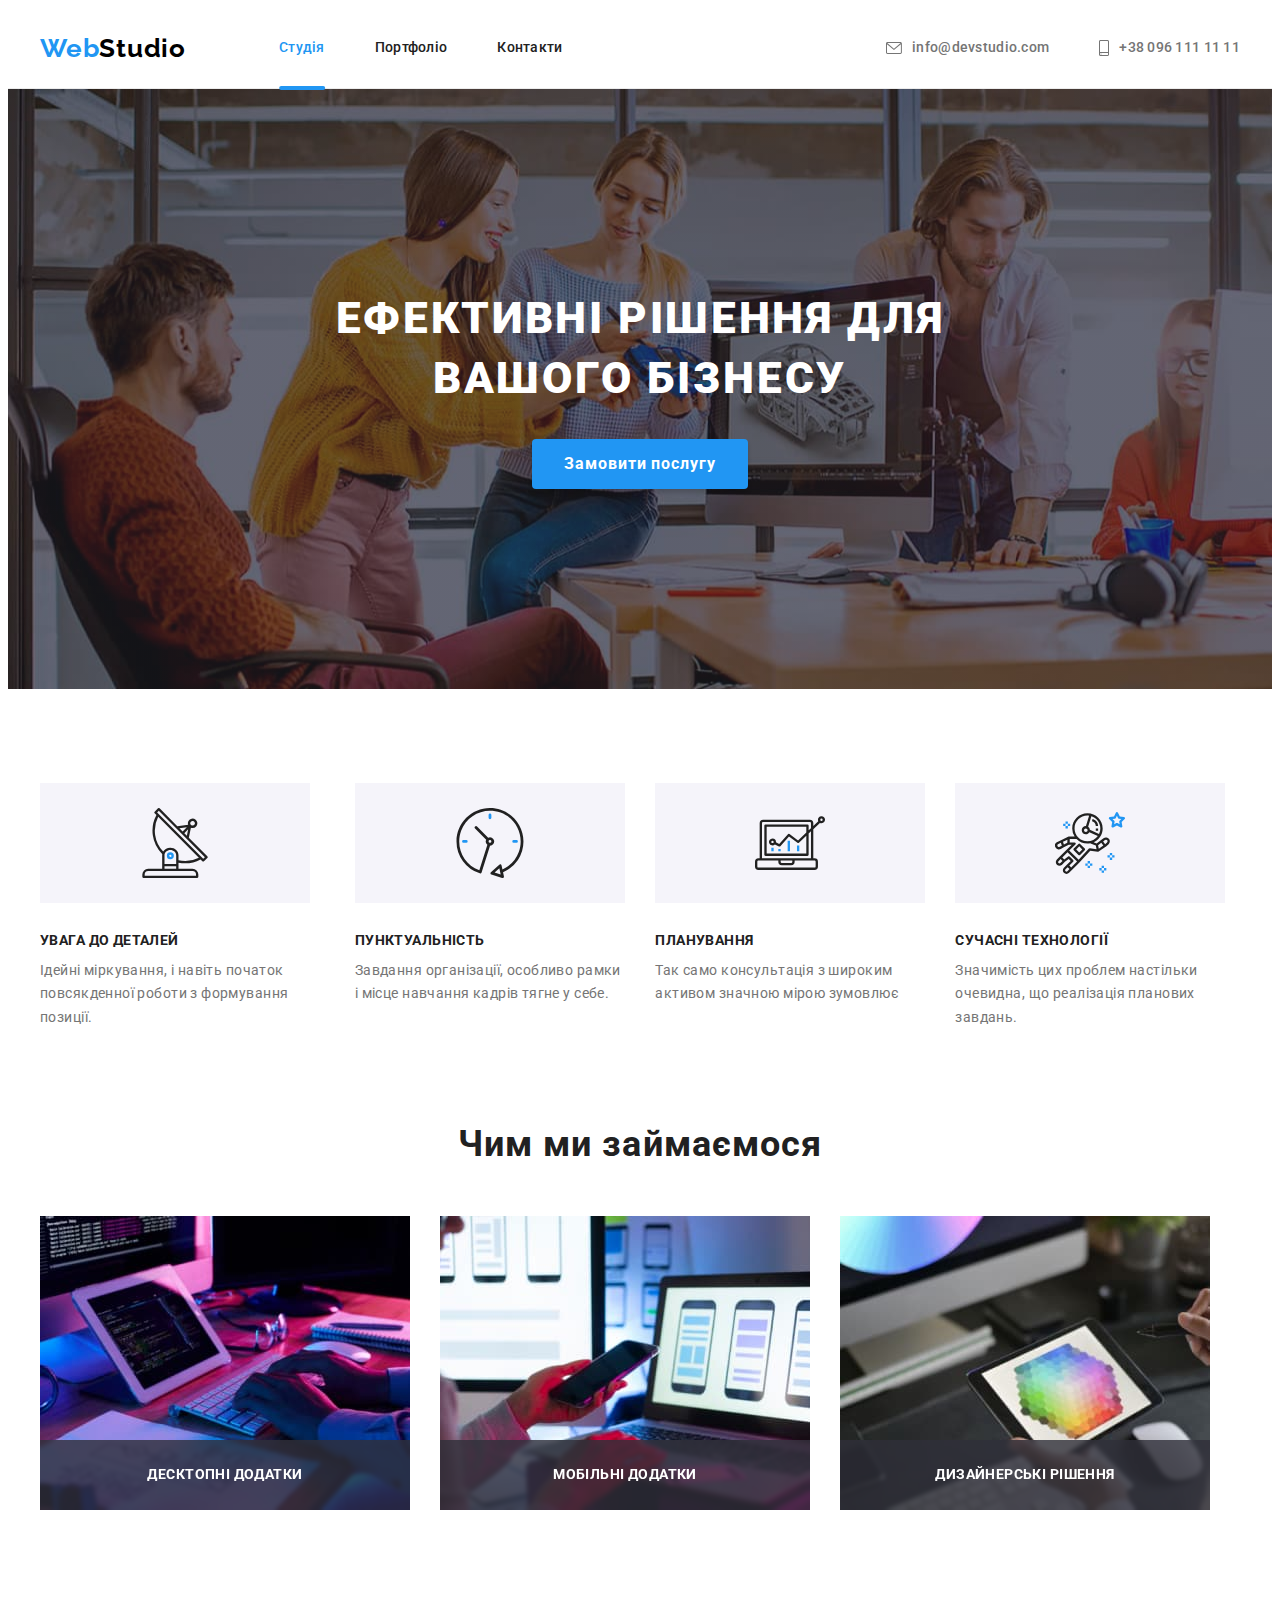
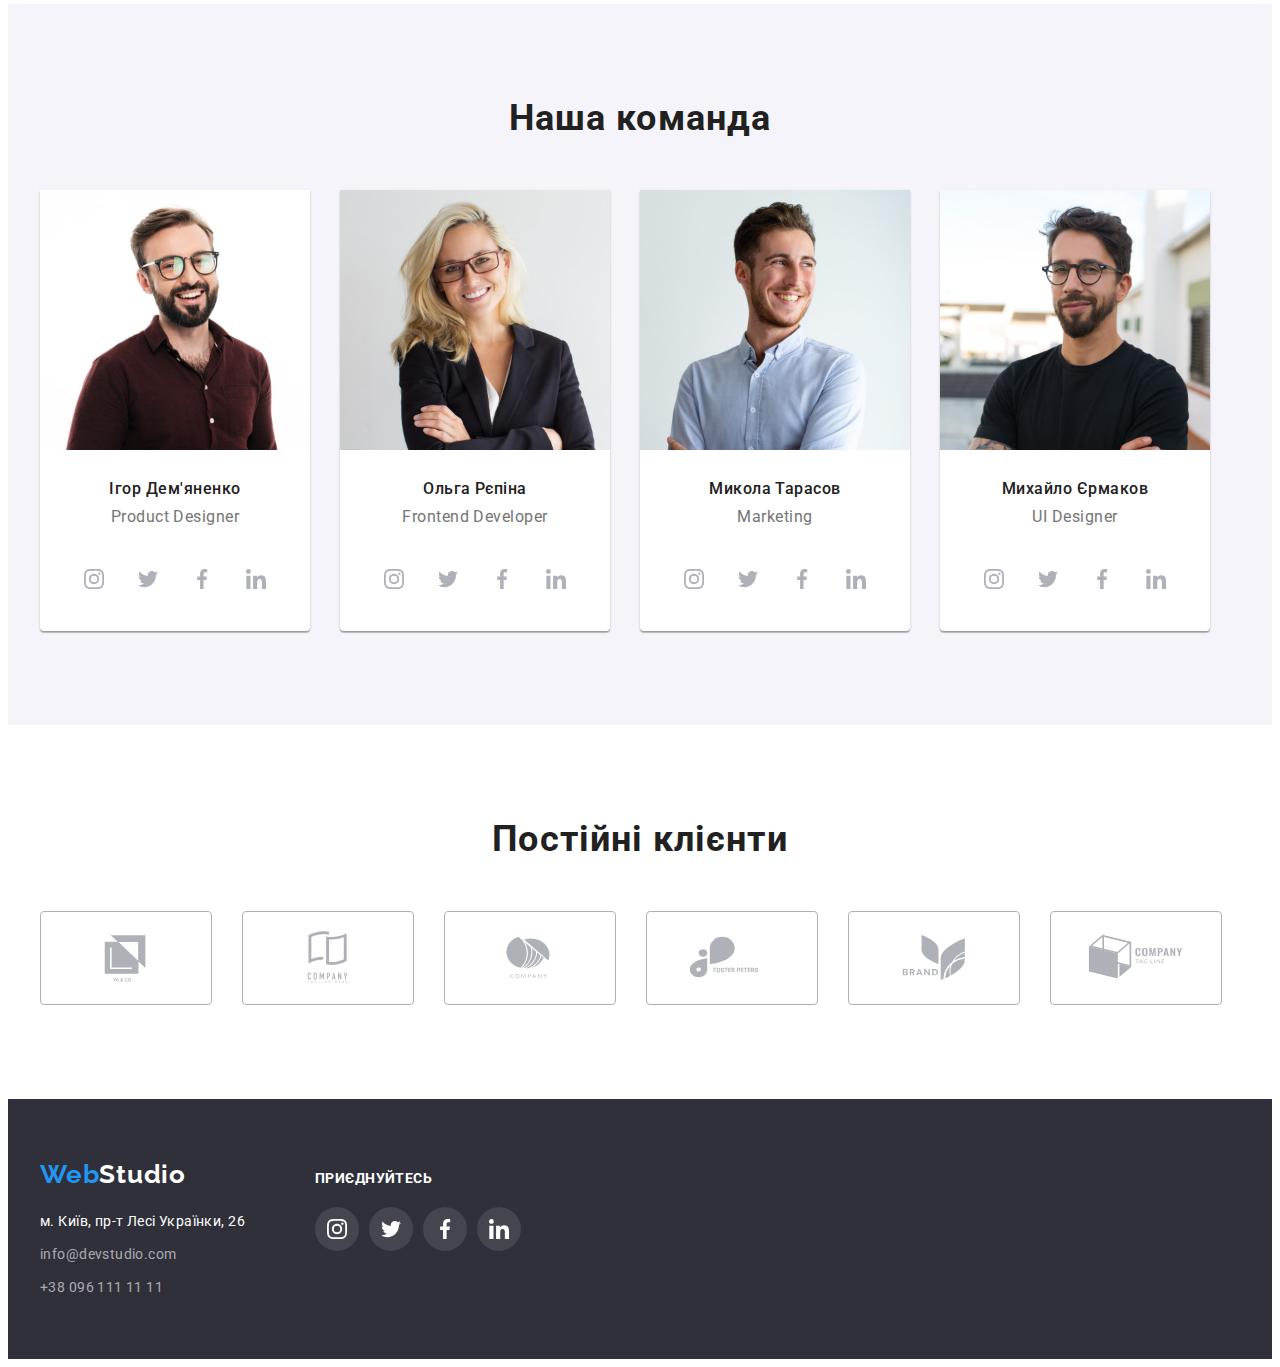
<file: index.html>
<!DOCTYPE html>
<html lang="uk">
  <head>
    <meta charset="UTF-8" />
    <meta http-equiv="X-UA-Compatible" content="IE=edge" />
    <meta name="viewport" content="width=device-width, initial-scale=1.0" />
    <title>WebStudio</title>
    <link rel="preconnect" href="https://fonts.googleapis.com" />
    <link rel="preconnect" href="https://fonts.gstatic.com" crossorigin />
    <link
      href="https://fonts.googleapis.com/css2?family=Raleway:wght@700&family=Roboto:wght@400;500;700;900&display=swap"
      rel="stylesheet"
    />
    <link
      rel="stylesheet"
      href="https://cdnjs.cloudflare.com/ajax/libs/modern-normalize/1.1.0/modern-normalize.min.css"
      integrity="sha512-wpPYUAdjBVSE4KJnH1VR1HeZfpl1ub8YT/NKx4PuQ5NmX2tKuGu6U/JRp5y+Y8XG2tV+wKQpNHVUX03MfMFn9Q=="
      crossorigin="anonymous"
      referrerpolicy="no-referrer"
    />
    <link rel="stylesheet" href="./css/style.css" />
  </head>
  <body>
    <header class="header">
      <div class="header-container container">
        <a href="./index.html" class="header-logo logo"
          >Web<span class="logo-header">Studio</span></a
        >
        <nav class="nav">
          <ul class="site-nav list">
            <li><a href="./index.html" class="header-nav-link nav-link link current">Студія</a></li>
            <li><a href="./portfolio.html" class="header-nav-link nav-link link">Портфоліо</a></li>
            <li><a href="" class="header-nav-link nav-link link">Контакти</a></li>
          </ul>
        </nav>
        <ul class="auth-nav list">
          <li>
            <a href="mailto:info@devstudio.com" class="header-address header-nav-link link">
              <svg class="header-icon envelope" width="16px" height="12px">
                <use href="./img/sprite.svg#icon-envelope"></use>
              </svg>
              info@devstudio.com</a
            >
          </li>
          <li>
            <a href="tel:+380961111111" class="header-tel header-nav-link link">
              <svg class="header-icon smartphone" width="10px" height="16px">
                <use href="./img/sprite.svg#icon-smartphone"></use>
              </svg>
              +38 096 111 11 11</a
            >
          </li>
        </ul>
      </div>
    </header>
    <main>
      <section class="hero">
        <div class="container hero-container">
          <h1 class="hero-title">Ефективні рішення для вашого бізнесу</h1>
          <button type="button" class="hero-button" data-modal-open>Замовити послугу</button>
        </div>
      </section>
      <section class="section benefits-section">
        <div class="container">
          <h2 class="visually-hidden">Our benefits</h2>
          <ul class="benefits-list list">
            <li class="benefits-item icon-antenna">
              <div class="benefits-container">
                <svg class="benefits-icon" width="70px" height="70px">
                  <use href="./img/sprite.svg#icon-antenna"></use>
                </svg>
              </div>
              <h3 class="section-title benefits-title">Увага до деталей</h3>
              <p class="benefits-text">
                Ідейні міркування, і навіть початок повсякденної роботи з формування позиції.
              </p>
            </li>
            <li class="benefits-item icon-clock">
              <div class="benefits-container">
                <svg class="benefits-icon" width="70px" height="70px">
                  <use href="./img/sprite.svg#icon-clock"></use>
                </svg>
              </div>
              <h3 class="section-title benefits-title">Пунктуальність</h3>
              <p class="benefits-text">
                Завдання організації, особливо рамки і місце навчання кадрів тягне у себе.
              </p>
            </li>
            <li class="benefits-item icon-diagram">
              <div class="benefits-container">
                <svg class="benefits-icon" width="70px" height="70px">
                  <use href="./img/sprite.svg#icon-diagram"></use>
                </svg>
              </div>
              <h3 class="section-title benefits-title">Планування</h3>
              <p class="benefits-text">
                Так само консультація з широким активом значною мірою зумовлює
              </p>
            </li>
            <li class="benefits-item icon-astronaut">
              <div class="benefits-container">
                <svg class="benefits-icon" width="70px" height="70px">
                  <use href="./img/sprite.svg#icon-astronaut"></use>
                </svg>
              </div>
              <h3 class="section-title benefits-title">Сучасні технології</h3>
              <p class="benefits-text">
                Значимість цих проблем настільки очевидна, що реалізація планових завдань.
              </p>
            </li>
          </ul>
        </div>
      </section>
      <section class="section work">
        <div class="container">
          <h2 class="section-title work-title">Чим ми займаємося</h2>
          <ul class="list work-list">
            <li class="work-list-item">
              <img src="./img/our-work-img-1.jpg" alt="ноутбук" width="370" height="294" />
              <p class="overlay-text">Десктопні додатки</p>
            </li>
            <li class="work-list-item">
              <img
                src="./img/our-work-img-2.jpg"
                alt="мобільний телефон"
                width="370"
                height="294"
              />
              <p class="overlay-text">Мобільні додатки</p>
            </li>
            <li class="work-list-item">
              <img
                src="./img/our-work-img-3.jpg"
                alt="планшет із схемою"
                width="370"
                height="294"
              />
              <p class="overlay-text">Дизайнерські рішення</p>
            </li>
          </ul>
        </div>
      </section>
      <section class="section team">
        <div class="container">
          <h2 class="section-title team-title">Наша команда</h2>
          <ul class="list team-list">
            <li class="team-list-item">
              <img
                class="team-pic"
                src="./img/team-img-1.jpg"
                alt="молодий мужчина в окулярах"
                width="270"
                height="260"
              />
              <div class="team-description">
                <h3 class="section-title title-member">Ігор Дем'яненко</h3>
                <p class="team-text" lang="en">Product Designer</p>
              </div>
              <ul class="social-list list">
                <li class="social-item">
                  <a
                    href="https://instargram.com"
                    target="_blank"
                    rel="noopener noreferrer"
                    aria-label="іконка Instargram"
                    class="social-link link"
                  >
                    <svg class="social-icon" width="20px" height="20px">
                      <use href="./img/sprite.svg#icon-instagram"></use>
                    </svg>
                  </a>
                </li>
                <li class="social-item">
                  <a
                    href="https://twitter.com"
                    target="_blank"
                    rel="noopener noreferrer"
                    aria-label="іконка Twitter"
                    class="social-link link"
                  >
                    <svg class="social-icon" width="20px" height="20px">
                      <use href="./img/sprite.svg#icon-twitter"></use>
                    </svg>
                  </a>
                </li>
                <li class="social-item">
                  <a
                    href="https://facebook.com"
                    target="_blank"
                    rel="noopener noreferrer"
                    aria-label="іконка Facebook"
                    class="social-link link"
                  >
                    <svg class="social-icon" width="20px" height="20px">
                      <use href="./img/sprite.svg#icon-facebook"></use>
                    </svg>
                  </a>
                </li>
                <li class="social-item">
                  <a
                    href="https://linkedin.com"
                    target="_blank"
                    rel="noopener noreferrer"
                    aria-label="іконка Linkedin"
                    class="social-link link"
                  >
                    <svg class="social-icon" width="20px" height="20px">
                      <use href="./img/sprite.svg#icon-linkedin"></use>
                    </svg>
                  </a>
                </li>
              </ul>
            </li>
            <li class="team-list-item">
              <img
                class="team-pic"
                src="./img/team-img-2.jpg"
                alt="симпатична блондинка"
                width="270"
                height="260"
              />
              <div class="team-description">
                <h3 class="section-title title-member">Ольга Рєпіна</h3>
                <p class="team-text" lang="en">Frontend Developer</p>
              </div>
              <ul class="social-list list">
                <li class="social-item">
                  <a
                    href="https://instargram.com"
                    target="_blank"
                    rel="noopener noreferrer"
                    aria-label="іконка Instargram"
                    class="social-link link"
                  >
                    <svg class="social-icon" width="20px" height="20px">
                      <use href="./img/sprite.svg#icon-instagram"></use>
                    </svg>
                  </a>
                </li>
                <li class="social-item">
                  <a
                    href="https://twitter.com"
                    target="_blank"
                    rel="noopener noreferrer"
                    aria-label="іконка Twitter"
                    class="social-link link"
                  >
                    <svg class="social-icon" width="20px" height="20px">
                      <use href="./img/sprite.svg#icon-twitter"></use>
                    </svg>
                  </a>
                </li>
                <li class="social-item">
                  <a
                    href="https://facebook.com"
                    target="_blank"
                    rel="noopener noreferrer"
                    aria-label="іконка Facebook"
                    class="social-link link"
                  >
                    <svg class="social-icon" width="20px" height="20px">
                      <use href="./img/sprite.svg#icon-facebook"></use>
                    </svg>
                  </a>
                </li>
                <li class="social-item">
                  <a
                    href="https://linkedin.com"
                    target="_blank"
                    rel="noopener noreferrer"
                    aria-label="іконка Linkedin"
                    class="social-link link"
                  >
                    <svg class="social-icon" width="20px" height="20px">
                      <use href="./img/sprite.svg#icon-linkedin"></use>
                    </svg>
                  </a>
                </li>
              </ul>
            </li>
            <li class="team-list-item">
              <img
                class="team-pic"
                src="./img/team-img-3.jpg"
                alt="мужчина посміхається"
                width="270"
                height="260"
              />
              <div class="team-description">
                <h3 class="section-title title-member">Микола Тарасов</h3>
                <p class="team-text" lang="en">Marketing</p>
              </div>
              <ul class="social-list list">
                <li class="social-item">
                  <a
                    href="https://instargram.com"
                    target="_blank"
                    rel="noopener noreferrer"
                    aria-label="іконка Instargram"
                    class="social-link link"
                  >
                    <svg class="social-icon" width="20px" height="20px">
                      <use href="./img/sprite.svg#icon-instagram"></use>
                    </svg>
                  </a>
                </li>
                <li class="social-item">
                  <a
                    href="https://twitter.com"
                    target="_blank"
                    rel="noopener noreferrer"
                    aria-label="іконка Twitter"
                    class="social-link link"
                  >
                    <svg class="social-icon" width="20px" height="20px">
                      <use href="./img/sprite.svg#icon-twitter"></use>
                    </svg>
                  </a>
                </li>
                <li class="social-item">
                  <a
                    href="https://facebook.com"
                    target="_blank"
                    rel="noopener noreferrer"
                    aria-label="іконка Facebook"
                    class="social-link link"
                  >
                    <svg class="social-icon" width="20px" height="20px">
                      <use href="./img/sprite.svg#icon-facebook"></use>
                    </svg>
                  </a>
                </li>
                <li class="social-item">
                  <a
                    href="https://linkedin.com"
                    target="_blank"
                    rel="noopener noreferrer"
                    aria-label="іконка Linkedin"
                    class="social-link link"
                  >
                    <svg class="social-icon" width="20px" height="20px">
                      <use href="./img/sprite.svg#icon-linkedin"></use>
                    </svg>
                  </a>
                </li>
              </ul>
            </li>
            <li class="team-list-item">
              <img
                class="team-pic"
                src="./img/team-img-4.jpg"
                alt="хлопець в окулярах"
                width="270"
                height="260"
              />
              <div class="team-description">
                <h3 class="section-title title-member">Михайло Єрмаков</h3>
                <p class="team-text" lang="en">UI Designer</p>
              </div>
              <ul class="social-list list">
                <li class="social-item">
                  <a
                    href="https://instargram.com"
                    target="_blank"
                    rel="noopener noreferrer"
                    aria-label="іконка Instargram"
                    class="social-link link"
                  >
                    <svg class="social-icon" width="20px" height="20px">
                      <use href="./img/sprite.svg#icon-instagram"></use>
                    </svg>
                  </a>
                </li>
                <li class="social-item">
                  <a
                    href="https://twitter.com"
                    target="_blank"
                    rel="noopener noreferrer"
                    aria-label="іконка Twitter"
                    class="social-link link"
                  >
                    <svg class="social-icon" width="20px" height="20px">
                      <use href="./img/sprite.svg#icon-twitter"></use>
                    </svg>
                  </a>
                </li>
                <li class="social-item">
                  <a
                    href="https://facebook.com"
                    target="_blank"
                    rel="noopener noreferrer"
                    aria-label="іконка Facebook"
                    class="social-link link"
                  >
                    <svg class="social-icon" width="20px" height="20px">
                      <use href="./img/sprite.svg#icon-facebook"></use>
                    </svg>
                  </a>
                </li>
                <li class="social-item">
                  <a
                    href="https://linkedin.com"
                    target="_blank"
                    rel="noopener noreferrer"
                    aria-label="іконка Linkedin"
                    class="social-link link"
                  >
                    <svg class="social-icon" width="20px" height="20px">
                      <use href="./img/sprite.svg#icon-linkedin"></use>
                    </svg>
                  </a>
                </li>
              </ul>
            </li>
          </ul>
        </div>
      </section>
      <section class="section">
        <div class="container">
          <h2 class="section-title customer-title">Постійні клієнти</h2>
          <ul class="list customer-list">
            <li class="customer-list-item">
              <a href="" class="customer-link link">
                <svg class="customer-icon" width="106px" height="60px">
                  <use href="./img/sprite.svg#icon-logo1"></use>
                </svg>
              </a>
            </li>
            <li class="customer-list-item">
              <a href="" class="customer-link link">
                <svg class="customer-icon" width="106px" height="60px">
                  <use href="./img/sprite.svg#icon-logo2"></use>
                </svg>
              </a>
            </li>
            <li class="customer-list-item">
              <a href="" class="customer-link link">
                <svg class="customer-icon" width="106px" height="60px">
                  <use href="./img/sprite.svg#icon-logo3"></use>
                </svg>
              </a>
            </li>
            <li class="customer-list-item">
              <a href="" class="customer-link link">
                <svg class="customer-icon" width="106px" height="60px">
                  <use href="./img/sprite.svg#icon-logo4"></use>
                </svg>
              </a>
            </li>
            <li class="customer-list-item">
              <a href="" class="customer-link link">
                <svg class="customer-icon" width="106px" height="60px">
                  <use href="./img/sprite.svg#icon-logo5"></use>
                </svg>
              </a>
            </li>
            <li class="customer-list-item">
              <a href="" class="customer-link link">
                <svg class="customer-icon" width="106px" height="60px">
                  <use href="./img/sprite.svg#icon-logo6"></use>
                </svg>
              </a>
            </li>
          </ul>
        </div>
      </section>
    </main>
    <footer class="footer">
      <div class="container">
        <div class="footer-wrap">
          <div class="footer-address-wrap">
            <a href="./index.html" class="logo">Web<span class="logo-footer">Studio</span></a>
            <address class="address">
              <ul class="address-list list">
                <li class="address-list-item">
                  <a
                    href="https://goo.gl/maps/3BvKEKhX9x1HWo9JA"
                    target="_blank"
                    rel="noopener noreferrer nofollow"
                    class="footer-address link"
                    >м. Київ, пр-т Лесі Українки, 26
                  </a>
                </li>
                <li class="address-list-item">
                  <a href="mailto:info@devstudio.com" class="footer-link link"
                    >info@devstudio.com</a
                  >
                </li>
                <li class="address-list-item">
                  <a href="tel:+380961111111" class="footer-link link">+38 096 111 11 11</a>
                </li>
              </ul>
            </address>
          </div>
          <div class="footer-social">
            <h2 class="footer-social-title">Приєднуйтесь</h2>
            <ul class="footer-social-list list">
              <li class="footer-social-item">
                <a
                  href="https://instargram.com"
                  target="_blank"
                  rel="noopener noreferrer"
                  aria-label="іконка Instargram"
                  class="footer-social-link link"
                >
                  <svg class="footer-social-icon" width="20px" height="20px">
                    <use href="./img/sprite.svg#icon-instagram"></use>
                  </svg>
                </a>
              </li>
              <li class="footer-social-item">
                <a
                  href="https://twitter.com"
                  target="_blank"
                  rel="noopener noreferrer"
                  aria-label="іконка Twitter"
                  class="footer-social-link link"
                >
                  <svg class="footer-social-icon" width="20px" height="20px">
                    <use href="./img/sprite.svg#icon-twitter"></use>
                  </svg>
                </a>
              </li>
              <li class="footer-social-item">
                <a
                  href="https://facebook.com"
                  target="_blank"
                  rel="noopener noreferrer"
                  aria-label="іконка Facebook"
                  class="footer-social-link link"
                >
                  <svg class="footer-social-icon" width="20px" height="20px">
                    <use href="./img/sprite.svg#icon-facebook"></use>
                  </svg>
                </a>
              </li>
              <li class="footer-social-item">
                <a
                  href="https://linkedin.com"
                  target="_blank"
                  rel="noopener noreferrer"
                  aria-label="іконка Linkedin"
                  class="footer-social-link link"
                >
                  <svg class="footer-social-icon" width="20px" height="20px">
                    <use href="./img/sprite.svg#icon-linkedin"></use>
                  </svg>
                </a>
              </li>
            </ul>
          </div>
        </div>
      </div>
    </footer>
    <div class="backdrop is-hidden" data-modal>
      <div class="modal" data-modal-window>
        <button class="modal-btn" data-modal-close>
          <svg class="modal-icon" width="11px" height="11px">
            <use href="./img/sprite.svg#icon-cross-button"></use>
          </svg>
        </button>
      </div>
    </div>
    <script src="./js/modal.js"></script>
  </body>
</html>
</file>
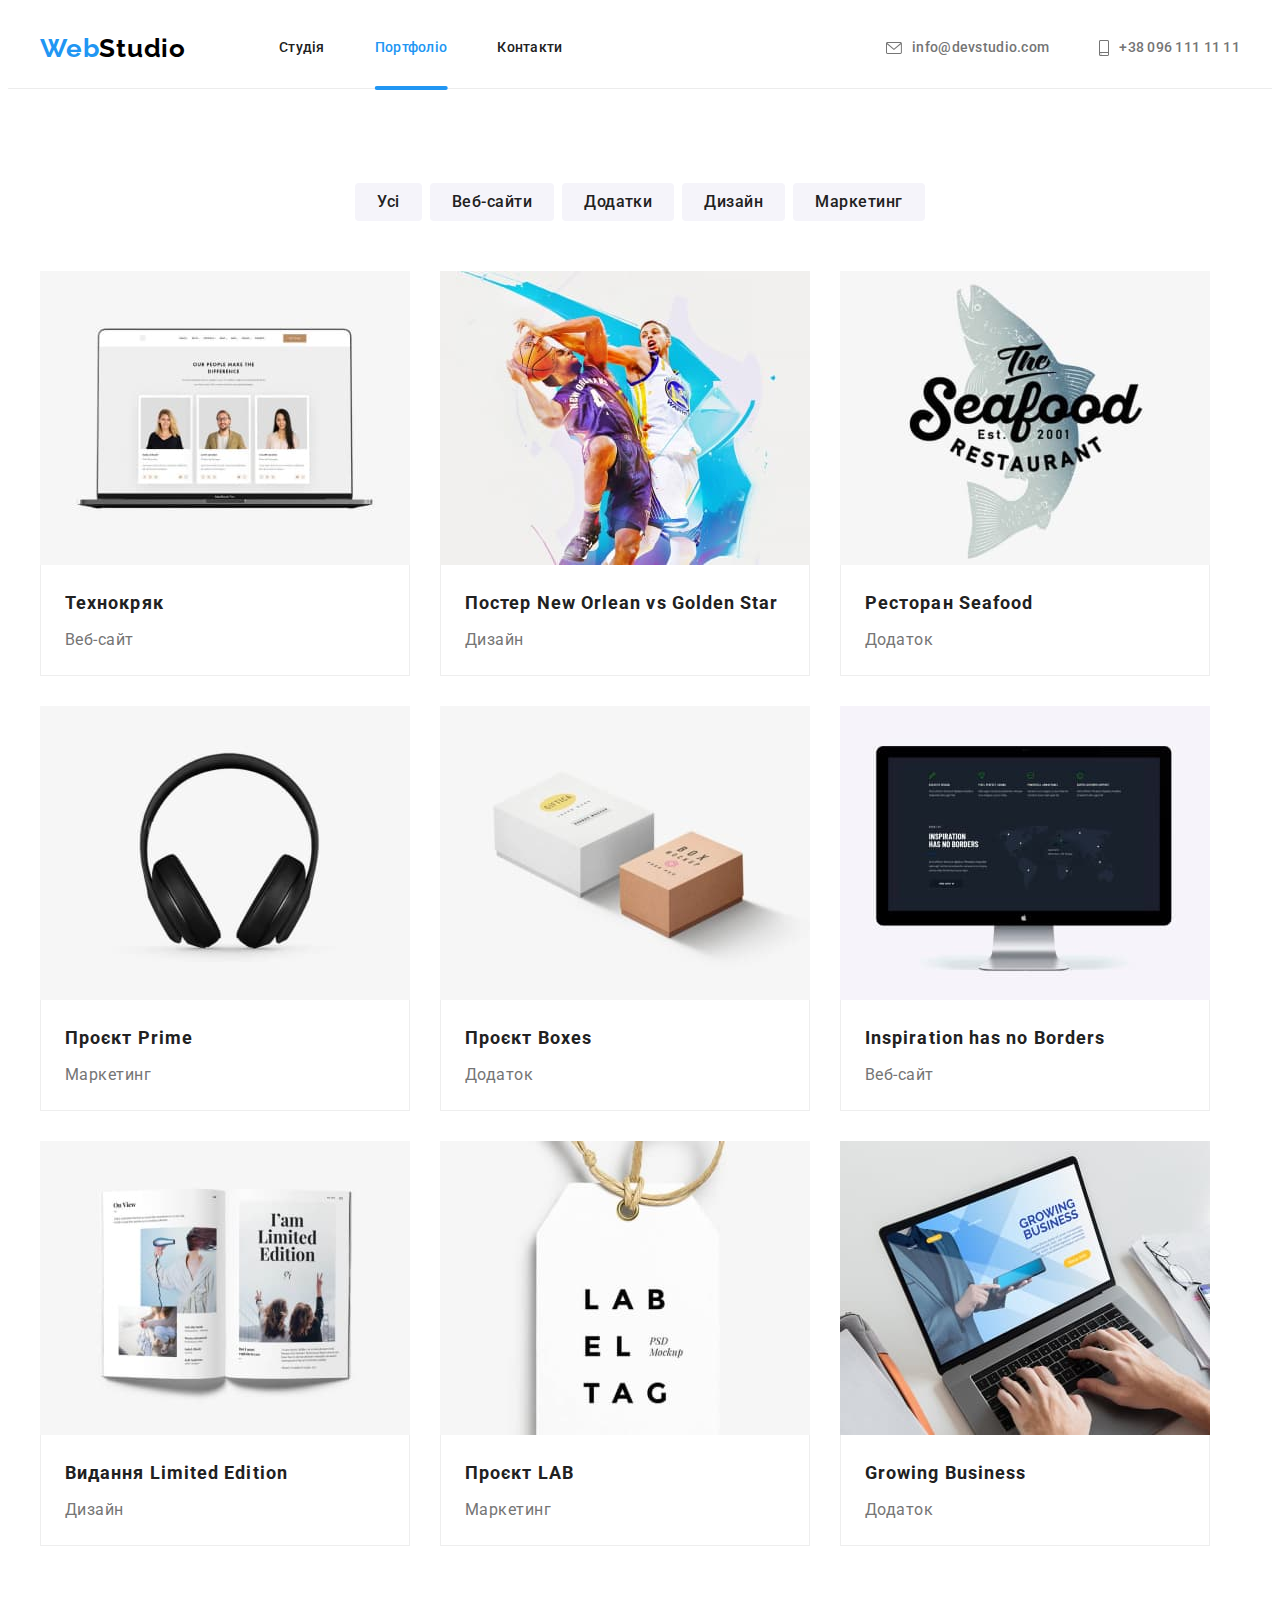
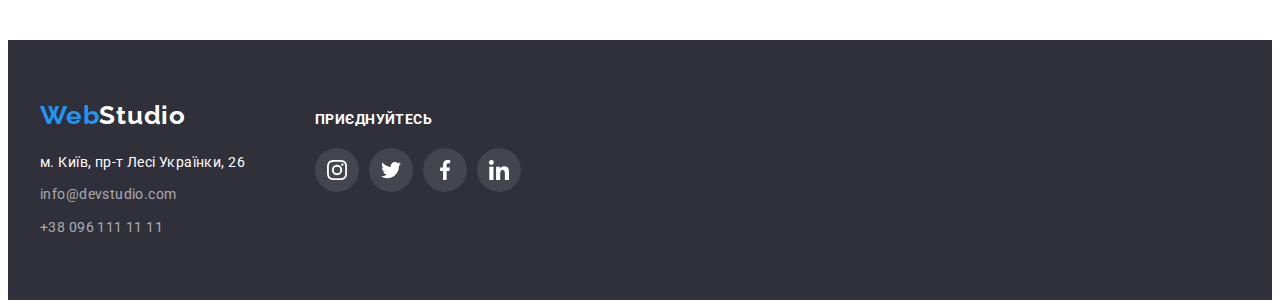
<file: portfolio.html>
<!DOCTYPE html>
<html lang="uk">
  <head>
    <meta charset="UTF-8" />
    <meta http-equiv="X-UA-Compatible" content="IE=edge" />
    <meta name="viewport" content="width=device-width, initial-scale=1.0" />
    <title>Портфоліо</title>
    <link rel="preconnect" href="https://fonts.googleapis.com" />
    <link rel="preconnect" href="https://fonts.gstatic.com" crossorigin />
    <link
      href="https://fonts.googleapis.com/css2?family=Raleway:wght@700&family=Roboto:wght@400;500;700;900&display=swap"
      rel="stylesheet"
    />
    <link
      rel="stylesheet"
      href="https://cdnjs.cloudflare.com/ajax/libs/modern-normalize/1.1.0/modern-normalize.min.css"
      integrity="sha512-wpPYUAdjBVSE4KJnH1VR1HeZfpl1ub8YT/NKx4PuQ5NmX2tKuGu6U/JRp5y+Y8XG2tV+wKQpNHVUX03MfMFn9Q=="
      crossorigin="anonymous"
      referrerpolicy="no-referrer"
    />
    <link rel="stylesheet" href="./css/style.css" />
  </head>
  <body>
    <header class="header">
      <div class="header-container container">
        <a href="./index.html" class="header-logo logo"
          >Web<span class="logo-header">Studio</span></a
        >
        <nav class="nav">
          <ul class="site-nav list">
            <li><a href="./index.html" class="header-nav-link link">Студія</a></li>
            <li><a href="./portfolio.html" class="header-nav-link link current">Портфоліо</a></li>
            <li><a href="" class="header-nav-link link">Контакти</a></li>
          </ul>
        </nav>
        <ul class="auth-nav list">
          <li>
            <a href="mailto:info@devstudio.com" class="header-address header-nav-link link">
              <svg class="header-icon envelope" width="16px" height="12px">
                <use href="./img/sprite.svg#icon-envelope"></use>
              </svg>
              info@devstudio.com</a
            >
          </li>
          <li>
            <a href="tel:+380961111111" class="header-tel header-nav-link link">
              <svg class="header-icon smartphone" width="10px" height="16px">
                <use href="./img/sprite.svg#icon-smartphone"></use>
              </svg>
              +38 096 111 11 11</a
            >
          </li>
        </ul>
      </div>
    </header>
    <main>
      <section class="section">
        <div class="main-container container">
          <h1 class="visually-hidden">Портфоліо</h1>
          <ul class="filter-list list">
            <li><button type="button" class="filter-btn">Усі</button></li>
            <li><button type="button" class="filter-btn">Веб-сайти</button></li>
            <li><button type="button" class="filter-btn">Додатки</button></li>
            <li><button type="button" class="filter-btn">Дизайн</button></li>
            <li><button type="button" class="filter-btn">Маркетинг</button></li>
          </ul>
          <ul class="list gallery-list">
            <li class="list-item gallery-item">
              <a href="" class="gallery-image link">
                <div class="gallery-thumbs">
                  <img
                    src="./img/portfolio-img-1.jpg"
                    alt="фото людей на екрані ноутбука"
                    width="370"
                    height="294"
                  />
                  <div class="overlay-gallery">
                    <p class="overlay-gallery-text">
                      Ресурс пропонує комплексні пропозиції з різним рівнем функціоналу та сервісів.
                      Все це дозволить відвідувачу отримати вичерпні відомості про компанію чи
                      приватну особу.
                    </p>
                  </div>
                </div>
                <div class="gallery-description">
                  <h2 class="section-title gallery-item-title">Технокряк</h2>
                  <p class="gallery-item-text">Веб-сайт</p>
                </div>
              </a>
            </li>
            <li class="list-item gallery-item">
              <a href="" class="gallery-image link">
                <div class="gallery-thumbs">
                  <img
                    src="./img/portfolio-img-2.jpg"
                    alt="постер з баскетболістами"
                    width="370"
                    height="294"
                  />
                  <div class="overlay-gallery">
                    <p class="overlay-gallery-text">
                      Ресурс пропонує комплексні пропозиції з різним рівнем функціоналу та сервісів.
                      Все це дозволить відвідувачу отримати вичерпні відомості про компанію чи
                      приватну особу.
                    </p>
                  </div>
                </div>
                <div class="gallery-description">
                  <h2 class="section-title gallery-item-title">
                    Постер <span lang="en">New Orlean vs Golden Star</span>
                  </h2>
                  <p class="gallery-item-text">Дизайн</p>
                </div>
              </a>
            </li>
            <li class="list-item gallery-item">
              <a href="" class="gallery-image link">
                <div class="gallery-thumbs">
                  <img
                    src="./img/portfolio-img-3.jpg"
                    alt="логотип рибного ресторану"
                    width="370"
                    height="294"
                  />
                  <div class="overlay-gallery">
                    <p class="overlay-gallery-text">
                      Ресурс пропонує комплексні пропозиції з різним рівнем функціоналу та сервісів.
                      Все це дозволить відвідувачу отримати вичерпні відомості про компанію чи
                      приватну особу.
                    </p>
                  </div>
                </div>

                <div class="gallery-description">
                  <h2 class="section-title gallery-item-title">
                    Ресторан <span lang="en">Seafood</span>
                  </h2>
                  <p class="gallery-item-text">Додаток</p>
                </div>
              </a>
            </li>
            <li class="list-item gallery-item">
              <a href="" class="gallery-image link">
                <div class="gallery-thumbs">
                  <img
                    src="./img/portfolio-img-4.jpg"
                    alt="навушники чорного кольору"
                    width="370"
                    height="294"
                  />
                  <div class="overlay-gallery">
                    <p class="overlay-gallery-text">
                      Ресурс пропонує комплексні пропозиції з різним рівнем функціоналу та сервісів.
                      Все це дозволить відвідувачу отримати вичерпні відомості про компанію чи
                      приватну особу.
                    </p>
                  </div>
                </div>
                <div class="gallery-description">
                  <h2 class="section-title gallery-item-title">
                    Проєкт <span lang="en">Prime</span>
                  </h2>
                  <p class="gallery-item-text">Маркетинг</p>
                </div>
              </a>
            </li>
            <li class="list-item gallery-item">
              <a href="" class="gallery-image link">
                <div class="gallery-thumbs">
                  <img
                    src="./img/portfolio-img-5.jpg"
                    alt="дві картонні коробки з логотипом"
                    width="370"
                    height="294"
                  />
                  <div class="overlay-gallery">
                    <p class="overlay-gallery-text">
                      Ресурс пропонує комплексні пропозиції з різним рівнем функціоналу та сервісів.
                      Все це дозволить відвідувачу отримати вичерпні відомості про компанію чи
                      приватну особу.
                    </p>
                  </div>
                </div>
                <div class="gallery-description">
                  <h2 class="section-title gallery-item-title">
                    Проєкт <span lang="en">Boxes</span>
                  </h2>
                  <p class="gallery-item-text">Додаток</p>
                </div>
              </a>
            </li>
            <li class="list-item gallery-item">
              <a href="" class="gallery-image link">
                <div class="gallery-thumbs">
                  <img
                    src="./img/portfolio-img-6.jpg"
                    alt="сайт відкритий на моніторі"
                    width="370"
                    height="294"
                  />
                  <div class="overlay-gallery">
                    <p class="overlay-gallery-text">
                      Ресурс пропонує комплексні пропозиції з різним рівнем функціоналу та сервісів.
                      Все це дозволить відвідувачу отримати вичерпні відомості про компанію чи
                      приватну особу.
                    </p>
                  </div>
                </div>
                <div class="gallery-description">
                  <h2 class="section-title gallery-item-title">
                    <span lang="en">Inspiration has no Borders</span>
                  </h2>
                  <p class="gallery-item-text">Веб-сайт</p>
                </div>
              </a>
            </li>
            <li class="list-item gallery-item">
              <a href="" class="gallery-image link">
                <div class="gallery-thumbs">
                  <img
                    src="./img/portfolio-img-7.jpg"
                    alt="відкрита книга з фотографіями"
                    width="370"
                    height="294"
                  />
                  <div class="overlay-gallery">
                    <p class="overlay-gallery-text">
                      Ресурс пропонує комплексні пропозиції з різним рівнем функціоналу та сервісів.
                      Все це дозволить відвідувачу отримати вичерпні відомості про компанію чи
                      приватну особу.
                    </p>
                  </div>
                </div>
                <div class="gallery-description">
                  <h2 class="section-title gallery-item-title">
                    Видання <span lang="en">Limited Edition</span>
                  </h2>
                  <p class="gallery-item-text">Дизайн</p>
                </div>
              </a>
            </li>
            <li class="list-item gallery-item">
              <a href="" class="gallery-image link">
                <div class="gallery-thumbs">
                  <img
                    src="./img/portfolio-img-8.jpg"
                    alt="картка з логотипом бренду"
                    width="370"
                    height="294"
                  />
                  <div class="overlay-gallery">
                    <p class="overlay-gallery-text">
                      Ресурс пропонує комплексні пропозиції з різним рівнем функціоналу та сервісів.
                      Все це дозволить відвідувачу отримати вичерпні відомості про компанію чи
                      приватну особу.
                    </p>
                  </div>
                </div>
                <div class="gallery-description">
                  <h2 class="section-title gallery-item-title">
                    Проєкт <span lang="en">LAB</span>
                  </h2>
                  <p class="gallery-item-text">Маркетинг</p>
                </div>
              </a>
            </li>
            <li class="list-item gallery-item">
              <a href="" class="gallery-image link">
                <div class="gallery-thumbs">
                  <img
                    src="./img/portfolio-img-9.jpg"
                    alt="людина працює за ноутбуком"
                    width="370"
                    height="294"
                  />
                  <div class="overlay-gallery">
                    <p class="overlay-gallery-text">
                      Ресурс пропонує комплексні пропозиції з різним рівнем функціоналу та сервісів.
                      Все це дозволить відвідувачу отримати вичерпні відомості про компанію чи
                      приватну особу.
                    </p>
                  </div>
                </div>
                <div class="gallery-description">
                  <h2 class="section-title gallery-item-title">
                    <span lang="en">Growing Business</span>
                  </h2>
                  <p class="gallery-item-text">Додаток</p>
                </div>
              </a>
            </li>
          </ul>
        </div>
      </section>
    </main>
    <footer class="footer">
      <div class="container">
        <div class="footer-wrap">
          <div class="footer-address-wrap">
            <a href="./index.html" class="logo">Web<span class="logo-footer">Studio</span></a>
            <address class="address">
              <ul class="address-list list">
                <li class="address-list-item">
                  <a
                    href="https://goo.gl/maps/3BvKEKhX9x1HWo9JA"
                    target="_blank"
                    rel="noopener noreferrer nofollow"
                    class="footer-address link"
                    >м. Київ, пр-т Лесі Українки, 26
                  </a>
                </li>
                <li class="address-list-item">
                  <a href="mailto:info@devstudio.com" class="footer-link link"
                    >info@devstudio.com</a
                  >
                </li>
                <li class="address-list-item">
                  <a href="tel:+380961111111" class="footer-link link">+38 096 111 11 11</a>
                </li>
              </ul>
            </address>
          </div>
          <div class="footer-social">
            <h2 class="footer-social-title">Приєднуйтесь</h2>
            <ul class="footer-social-list list">
              <li class="footer-social-item">
                <a
                  href="https://instargram.com"
                  target="_blank"
                  rel="noopener noreferrer"
                  aria-label="іконка Instargram"
                  class="footer-social-link link"
                >
                  <svg class="footer-social-icon" width="20px" height="20px">
                    <use href="./img/sprite.svg#icon-instagram"></use>
                  </svg>
                </a>
              </li>
              <li class="footer-social-item">
                <a
                  href="https://twitter.com"
                  target="_blank"
                  rel="noopener noreferrer"
                  aria-label="іконка Twitter"
                  class="footer-social-link link"
                >
                  <svg class="footer-social-icon" width="20px" height="20px">
                    <use href="./img/sprite.svg#icon-twitter"></use>
                  </svg>
                </a>
              </li>
              <li class="footer-social-item">
                <a
                  href="https://facebook.com"
                  target="_blank"
                  rel="noopener noreferrer"
                  aria-label="іконка Facebook"
                  class="footer-social-link link"
                >
                  <svg class="footer-social-icon" width="20px" height="20px">
                    <use href="./img/sprite.svg#icon-facebook"></use>
                  </svg>
                </a>
              </li>
              <li class="footer-social-item">
                <a
                  href="https://linkedin.com"
                  target="_blank"
                  rel="noopener noreferrer"
                  aria-label="іконка Linkedin"
                  class="footer-social-link link"
                >
                  <svg class="footer-social-icon" width="20px" height="20px">
                    <use href="./img/sprite.svg#icon-linkedin"></use>
                  </svg>
                </a>
              </li>
            </ul>
          </div>
        </div>
      </div>
    </footer>
  </body>
</html>
</file>
<file: css/style.css>
:root {
    --main-text-color: #757575;
    --title-text-color: #212121;
    --secondary-title-color: #FFFFFF;
    --accent-color: #2196F3;
    --background-color: #FFFFFF; 
    --secondary-bcg-color: #F5F4FA;
    --logo-color: #000000;
    --footer-bcg-color: #2F303A;
    --footer-link-color: rgba(255, 255, 255, 0.6);
    --font-size-main: 14px;
    --font-size-secondary: 16px;
    --indent: 30px;
    --anim-duration: 250ms;
    --anim-timing-function: cubic-bezier(0.4, 0, 0.2, 1);
}
body {
    font-family: 'Roboto', sans-serif;
    font-size: var(--font-size-main);
    letter-spacing: 0.03em;
    color: var(--main-text-color);
    background-color: var(--background-color);
}
h1,h2,h3,h4,h5,h6, p {
    margin: 0;
}
img {
    display: block;
    max-width: 100%;
    height: auto;
}
address {
    font-style: normal;
}
button {
    display: block;
    border: none;
    cursor: pointer;
    border-radius: 4px;
}
.section {
    padding-top: 94px;
    padding-bottom: 94px; 
    
    /*outline: 1px dashed  teal; */
}
.container {
    width: 1200px;
    padding-right: 15px;
    padding-left: 15px;
    margin-right: auto;
    margin-left: auto;
    
    /*outline: 1px solid tomato;*/
}
.list {
    list-style: none;
    margin: 0;
    padding: 0;
}
.link, .logo {
    text-decoration: none;
}
.section-title {
    color: var(--title-text-color);
}
.logo {
    font-family: 'Raleway', sans-serif;
    color: var(--accent-color);
    font-weight: 700;
    font-size: 26px;
    line-height: 1.19;
    letter-spacing: 0.03em;
}
.header-container {
    display: flex;
    align-items: center;
}
.header {
    border-bottom: 1px solid #ECECEC;
}
.logo-header {
    color: var(--logo-color);
}
.header-logo {
    margin-right: 93px;
}
.nav {
    margin-right: auto;
}
.site-nav {
    display: flex;
    align-items: center;
    gap: 50px;
}
.site-nav .link {
    color: var(--title-text-color);

    transition-property: color;
    transition-duration: var(--anim-duration);
    transition-timing-function: var(--anim-timing-function);
}
.site-nav .link:hover, .site-nav .link:focus {
    color: var(--accent-color);
}
.site-nav .link.current {
    color: var(--accent-color);
}
.header-nav-link {
    position: relative;
    font-weight: 500;
    font-size: var(--font-size-main);
    line-height: 1.14;
    letter-spacing: 0.02em;
    display: block;
    padding-top: 32px;
    padding-bottom: 32px;
} 
.header-nav-link:hover, .header-nav-link {
    color: var(--accent-color);
}
.current::after {
    content: '';
    position: absolute;
    left: 50%;
    bottom: -2px;
    transform: translateX(-50%);
    display: block;
    width: 100%;
    height: 4px;
    border-radius: 2px;
    background-color: var(--accent-color);
}
.header-address,
.header-tel {
    display: inline-flex;
    align-items: center;
    color: var(--main-text-color);

    transition-property: color;
    transition-duration: var(--anim-duration);
    transition-timing-function: var(--anim-timing-function);
}
.auth-nav {
    display: flex;
    align-items: center;
    gap: 50px;
}
.auth-nav:hover, .auth-nav:focus {
    color: var(--accent-color);
}
.header-icon {
    margin-right: 10px;
    fill: currentColor;
}
.hero {
    max-width: 1600px;
    margin: 0 auto;
    background-color: #C4C4C4;
    background-image: linear-gradient( to right,
    rgba(47, 48, 58, 0.4),
    rgba(47, 48, 58, 0.4)
    ), url(../img/hero-bcg.jpg);
    background-size: cover;
    background-repeat: no-repeat;
    text-align: center;
    padding: 200px 0;
}
.hero-title {
    width: 696px;
    margin: 0 auto;
    margin-bottom: 30px;
    color: var(--secondary-title-color); 
    font-weight: 900;
    font-size: 44px;
    line-height: 1.36;
    letter-spacing: 0.06em;
    text-transform: uppercase;
}
.hero-button {
    min-width: 216px;
    padding: 10px 32px;
    font-family: inherit;
    font-weight: 700;
    font-size: var(--font-size-secondary);
    line-height: 30px;
    display: inline-block;
    align-items: center;
    text-align: center;
    letter-spacing: 0.06em;
    background-color: var(--accent-color);
    color: var(--secondary-title-color);
    box-shadow: 0px 4px 4px rgba(0, 0, 0, 0.15);
    border: none;
}
.hero-button:hover, .hero-button:focus {
    animation: pulsate-bck 0.5s ease-in-out infinite both;
}
.benefits-section {
    padding-bottom: 0;
}
.visually-hidden {
    position: absolute;
    white-space: nowrap;
    width: 1px;
    height: 1px;
    overflow: hidden;
    border: 0;
    padding: 0;
    clip: rect(0 0 0 0);
    clip-path: inset(50%);
    margin: -1px;
}
.benefits-container {
    display: flex;
    justify-content: center;
    align-items: center;
    width: 270px;
    height: 120px;
    background-color: var(--secondary-bcg-color);
    margin-bottom: 30px;
}
.benefits-list {
    display: flex;
}
.benefits-item:not(:last-child) {
    margin-right: 30px;
}
.benefits-title {
    font-weight: 700;
    font-size: var(--font-size-main);
    line-height: 1.14;
    letter-spacing: 0.03em;
    text-transform: uppercase;
    margin-bottom: 10px;
}
.benefits-text {
    font-size: var(--font-size-main);
    line-height: 1.7;
    letter-spacing: 0.03em;
}
.work-list {
    display: flex;
}
.work-list-item {
    position: relative;
}
.overlay-text {
    display: flex;
    align-items: center;
    justify-content: center;
    font-weight: 700;
    line-height: 1.14;
    text-transform: uppercase;
    color: var(--secondary-title-color);
    position: absolute;
    bottom: 0;
    width: 100%;
    height: 70px;
    background: rgba(47, 48, 58, 0.8);
    backdrop-filter: blur(2px);
}
.work-title, 
.team-title, 
.customer-title {
    font-weight: 700;
    font-size: 36px;
    line-height: 1.16;
    text-align: center;
    letter-spacing: 0.03em;
    margin-bottom: 50px;
}
.work-list-item:not(:last-child) {
    margin-right: var(--indent);
}
.team-list {
    display: flex;
    flex-wrap: wrap;
}
.team {
    background-color: var(--secondary-bcg-color);
}
.team-list-item:not(:last-child) {
    margin-right: var(--indent);
}
.team-list-item {
    background-color: var(--background-color);
    box-shadow: 0px 1px 3px rgba(0, 0, 0, 0.12), 
    0px 1px 1px rgba(0, 0, 0, 0.14), 
    0px 2px 1px rgba(0, 0, 0, 0.2);
    border-radius: 0px 0px 4px 4px;
}
.team-description {
    padding-top: 30px;
    padding-bottom: 30px;
}
.title-member {
    font-weight: 500;
    font-size: var(--font-size-secondary);
    line-height: 1.18;
    text-align: center;
    letter-spacing: 0.03em;
    margin-bottom: 10px;
}
.team-text {
    font-size: var(--font-size-secondary);
    line-height: 1.18;
    text-align: center;
    letter-spacing: 0.03em;
}
.social-list {
    display: flex;
    justify-content: center;
    gap: 10px;
    padding-bottom: 30px;
}
.social-item {
    width: 44px;
    height: 44px;
}
.social-link {
    display: flex;
    justify-content: center;
    align-items: center;
    width: 100%;
    height: 100%;
    color: #AFB1B8;
    border-radius: 50%;

    transition-property: color, background-color;
    transition-duration: var(--anim-duration);
    transition-timing-function: var(--anim-timing-function);
}
.social-icon {
    fill: currentColor;
}
.social-link:hover, .social-link:focus {
    color: var(--secondary-title-color);
    background-color: var(--accent-color); 
}
.social-icon:hover, .social-icon:focus {
    fill: currentColor;
}
.customer-list {
    display: flex;
    gap: 30px;
}
.customer-link {
    display: flex;
    justify-content: center;
    align-items: center;
    width: 170px;
    height: 92px;
    color: #AFB1B8;
    border: 1px solid #AFB1B8;
    border-radius: 4px;

    transition-property: color, border-color;
    transition-duration: var(--anim-duration);
    transition-timing-function: var(--anim-timing-function);
}
.customer-link:hover, .customer-link:focus {
    color: var(--accent-color);
    border-color: var(--accent-color);
}
.customer-icon {
    fill: currentColor;
}
.footer {
    padding: 60px 0;
    background-color: var(--footer-bcg-color);
}
.footer-wrap {
    display: flex;
    align-items: baseline;
}
.footer-address-wrap {
    margin-right: 70px;
}
.logo-footer {
    color: var(--secondary-title-color);
}
.address-list {
    margin-top: 20px;
    font-size: var(--font-size-main);
    line-height: 1.7;
    letter-spacing: 0.03em;
}
.footer  .footer-address.link {
    color: var(--secondary-title-color); 
    transition-property: color;
    transition-duration: var(--anim-duration);
    transition-timing-function: var(--anim-timing-function);
}
.footer .link {
    color: var(--footer-link-color);
    transition-property: color, background-color;
    transition-duration: var(--anim-duration);
    transition-timing-function: var(--anim-timing-function);
}
.footer .link:hover, .footer .link:focus {
    color: var(--accent-color);
}
.address-list-item:not(:last-child) {
    margin-bottom: 9px;
}
.footer-social-title {
    font-weight: 700;
    font-size: var(--font-size-main);
    line-height: 1.14;
    letter-spacing: 0.03em;
    text-transform: uppercase;
    color: var(--secondary-title-color);
    margin-bottom: 20px;
}
.footer-social-list {
    display: flex;
    gap: 10px;
}
.footer-social-item {
    width: 44px;
    height: 44px;
}
.footer-social-link {
    display: flex;
    justify-content: center;
    align-items: center;
    width: 100%;
    height: 100%;
    border-radius: 50%;
    background-color:  rgba(255, 255, 255, 0.1);
    color: var(--secondary-title-color);
}
.footer-social-link:hover, 
.footer-social-link:focus {
    background-color: var(--accent-color);
}
.footer-social-icon {
    fill: var(--secondary-title-color);
}

/* Styles for portfolio */
.filter-list {
    display: flex;
    justify-content: center;
    gap: 8px;
    margin-bottom: 50px;
}
.filter-btn {
    padding: 6px 22px;
    font-family: inherit;
    font-weight: 500;
    font-size: var(--font-size-secondary);
    line-height: 1.62;
    text-align: center;
    letter-spacing: 0.03em; 
    background-color: var(--secondary-bcg-color);
    color: var(--title-text-color);
    border: none;

    transition-property: color, background-color, box-shadow;
    transition-duration: var(--anim-duration);
    transition-timing-function: var(--anim-timing-function);

}
.filter-btn:hover, .filter-btn:focus {
    background-color: var(--accent-color);
    color: var(--secondary-title-color);
    box-shadow: 0px 3px 1px rgba(0, 0, 0, 0.1),
    0px 1px 2px rgba(0, 0, 0, 0.08),
    0px 2px 2px rgba(0, 0, 0, 0.12);
}
.gallery-list {
    display: flex;
    flex-wrap: wrap;
    gap: var(--indent);
}
.gallery-thumbs {
    position: relative;
    overflow: hidden;
}
.overlay-gallery {
    position: absolute;
    top: 0;
    left: 0;
    transform: translateY(100%);
    width: 100%;
    height: 100%;
    padding-left: 24px;
    padding-right: 24px;
    display: flex;
    align-items: center;
    color: var(--background-color);
    font-size: 18px;
    line-height: 1.55;
    letter-spacing: 0.03em;
    background-color: rgba(33, 150, 243, 0.9);
    transition-property: transform;
    transition-duration: var(--anim-duration);
    transition-timing-function: var(--anim-timing-function);
}
.gallery-image {
    display: inline-block;
    transition-property: box-shadow;
    transition-duration: var(--anim-duration);
    transition-timing-function: var(--anim-timing-function);
}
.gallery-image:hover .overlay-gallery, 
.gallery-image:focus .overlay-gallery {
    transform: translateY(0);
}
.gallery-image:hover, .gallery-image:focus {
    box-shadow: 0px 1px 1px rgba(0, 0, 0, 0.12),
    0px 4px 4px rgba(0, 0, 0, 0.06), 
    1px 4px 6px rgba(0, 0, 0, 0.16);
}    
.gallery-description {
    background: var(--background-color);
    border: 1px solid  #EEEEEE;
    border-top: none;
    padding: 20px 24px;
}
.gallery-item-title {
    font-weight: 700;
    font-size: 18px;
    line-height: 2;
    letter-spacing: 0.06em;
    margin-bottom: 4px;
}
.gallery-item-text {
    font-size: var(--font-size-secondary);
    line-height: 1.87;
    letter-spacing: 0.03em;
    color: var(--main-text-color);
}
.backdrop {
    position: fixed;
    top: 0;
    left: 0;
    width: 100%;
    height: 100%;
    background-color: rgba(0, 0, 0, 0.2);
    backdrop-filter: blur(1px);
    transition-property: opacity, visibility;
    transition-duration: var(--anim-duration);
    transition-timing-function: var(--anim-timing-function);
}
.backdrop.is-hidden {
    opacity: 0;
    visibility: hidden;
    pointer-events: none;
}
.modal {
    position: absolute;
    top: 50%;
    left: 50%;
    transform: translateX(-50%) translateY(-50%);
    width: 530px;
    min-height: 580px;
    background-color: var(--background-color);
    box-shadow: 0px 1px 3px rgba(0, 0, 0, 0.12), 
    0px 1px 1px rgba(0, 0, 0, 0.14), 
    0px 2px 1px rgba(0, 0, 0, 0.2);
    border-radius: 4px;  
}
.modal.modal-animation {
    animation: scale-in-ver-top 0.6s cubic-bezier(0.250, 0.460, 0.450, 0.940) both;
}
.modal-btn {
    position: absolute;
    top: 8px;
    right: 8px;
    display: inline-flex;
    align-items: center;
    justify-content: center;
    padding: 0;
    width: 30px;
    height: 30px;
    border-radius: 50%;
    background-color: var(--background-color);
    border: 1px solid rgba(0, 0, 0, 0.1);
}
.modal-icon {
    fill: var(--logo-color);
}
@keyframes scale-in-ver-top {
    0% {
      transform: scaleY(0) translate(-50%, -50%);
      transform-origin: 100% 0%;
      opacity: 0.2;
    }
    50% {
        transform: scaleY(0.5) translate(-50%, -50%);
        transform-origin: 100% 0%;
        opacity: 0.5;
      }
    100% {
      transform: scaleY(1) translate(-50%, -50%);
      transform-origin: 100% 0%;
      opacity: 1;
    }
  }
  @keyframes pulsate-bck {
    0% {
      transform: scale(1);
    }
    50% {
      transform: scale(0.98);
    }
    100% {
      transform: scale(1);
    }
  }
</file>
